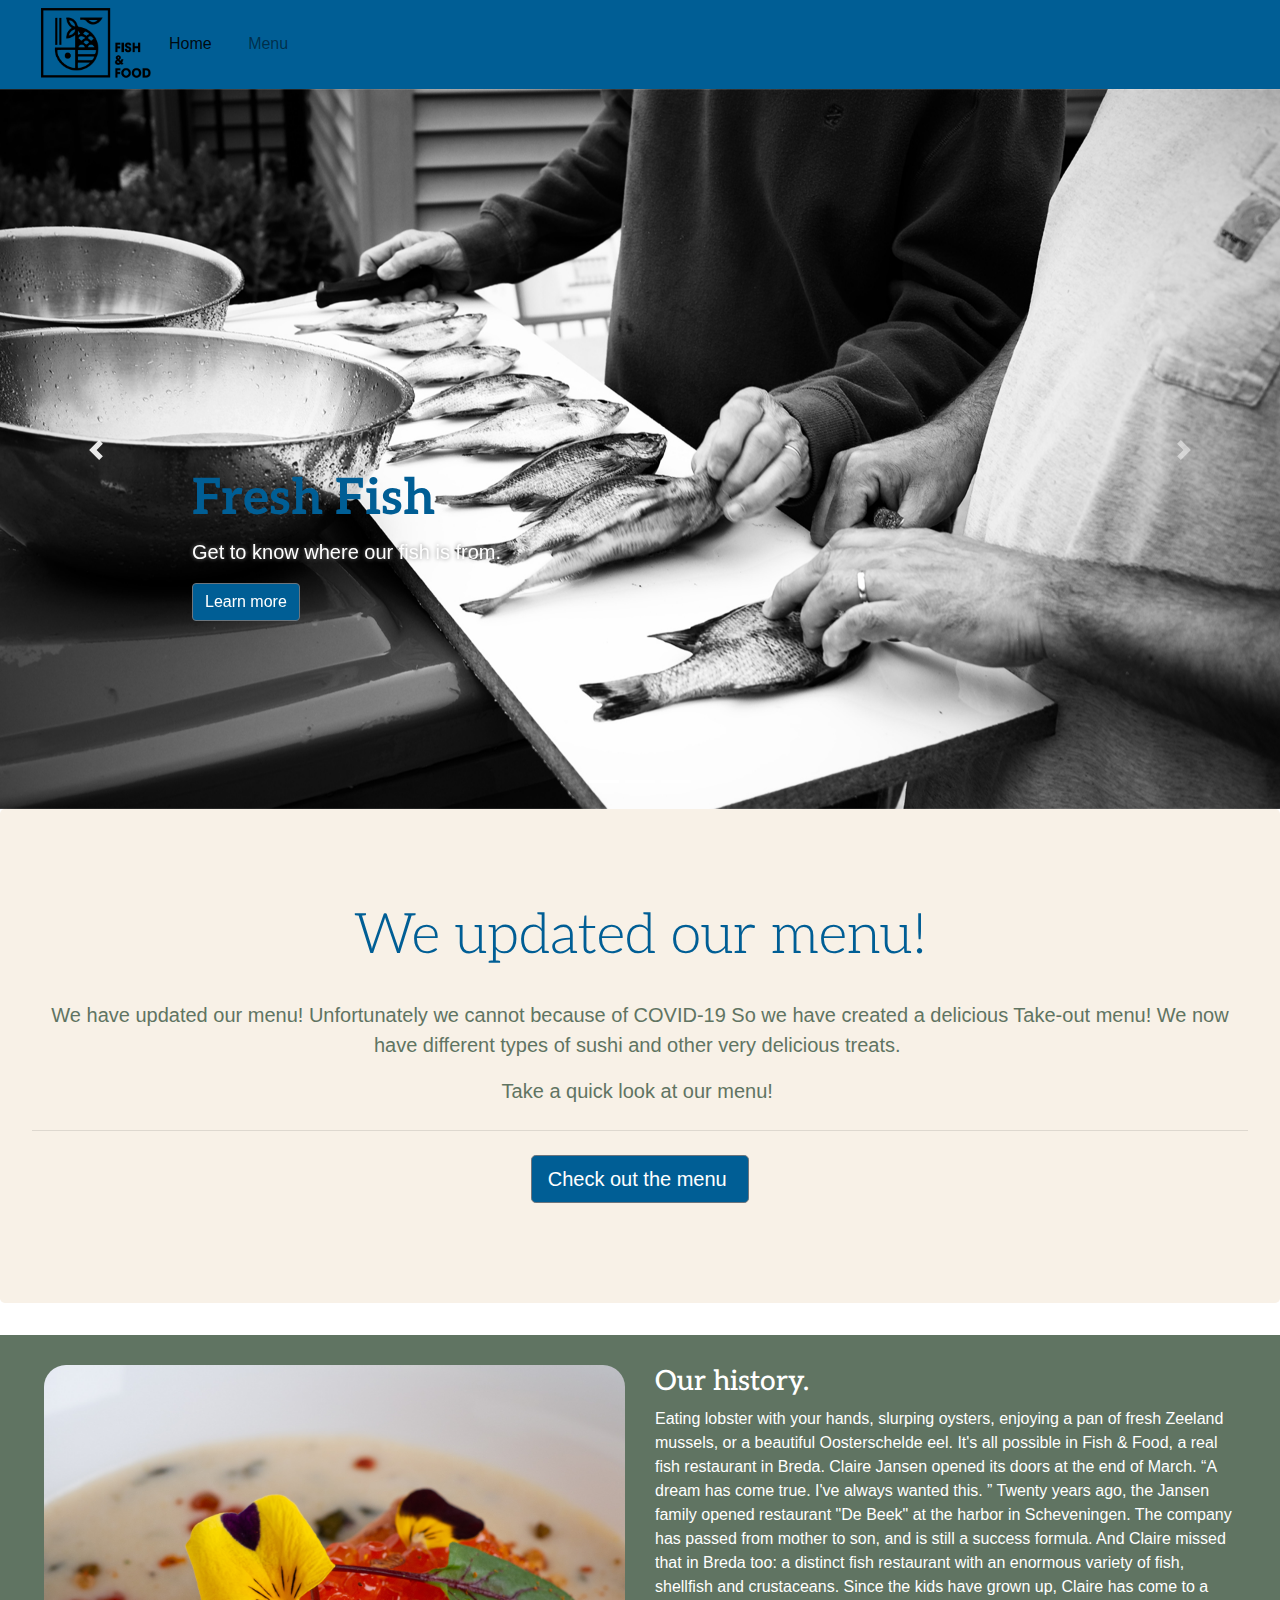
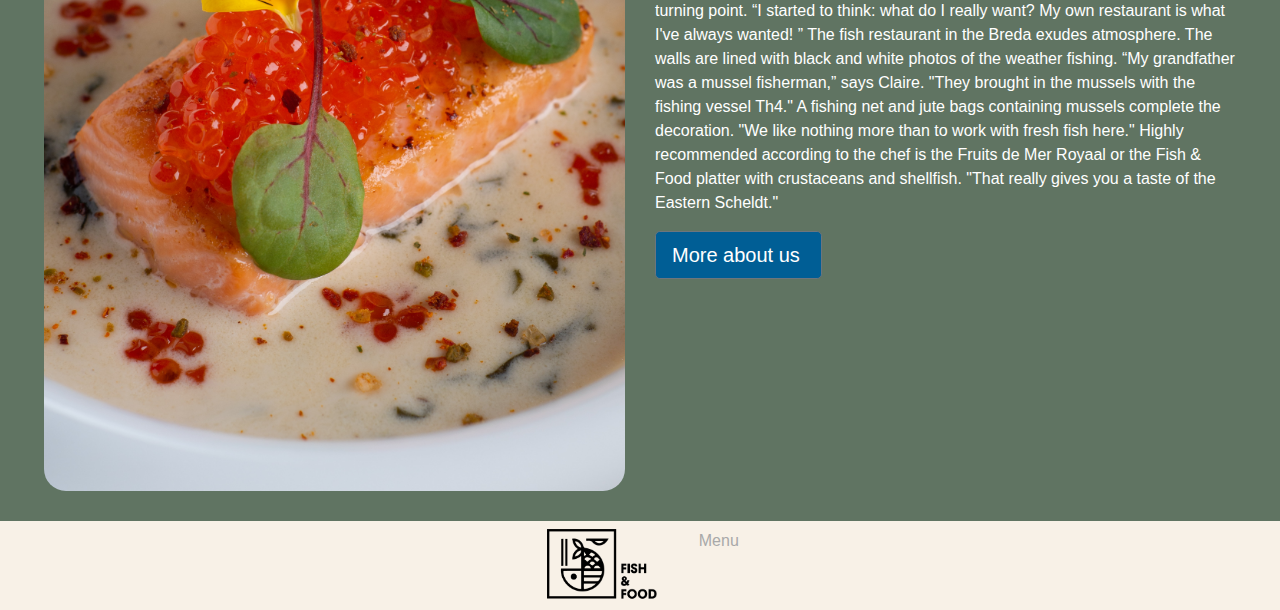
<file: index.html>
<!doctype html>
<html lang="en">
  <head>
    <!-- Required meta tags -->
    <meta charset="utf-8">
    <meta name="viewport" content="width=device-width, initial-scale=1, shrink-to-fit=no">

    <!-- Bootstrap CSS -->
    <link rel="stylesheet" href="css/bootstrap.min.css">

    <!-- Global site tag (gtag.js) - Google Analytics -->
    <script async src="https://www.googletagmanager.com/gtag/js?id=G-DM68YSNWHD"></script>
    <script>
    window.dataLayer = window.dataLayer || [];
    function gtag(){dataLayer.push(arguments);}
    gtag('js', new Date());

    gtag('config', 'G-DM68YSNWHD');
    </script>  
    
    <!-- customized CSS -->
    <link href="css/styles.css" rel="stylesheet" type="text/css">

    <!--Google / custom fonts-->
    <link href="https://fonts.googleapis.com/css2?family=Aleo&display=swap" rel="stylesheet"> 
   

    <title>Fish and Food</title>
  </head>
  <body>
     <!--Navigation bar-->
        <nav class="navbar navbar-expand-lg navbar-light">
      <div class="container-fluid">
		<a href="index.html">
        	<img src="images/Logo_Restaurant.png" alt="Logo Fish and Food" class="perfair-logo">
		  </a>
        <button class="navbar-toggler" type="button" data-toggle="collapse" data-target="#navbarNav" aria-controls="navbarNav" aria-expanded="false" aria-label="Toggle navigation">
          <span class="navbar-toggler-icon"></span>
        </button>
        <div class="collapse navbar-collapse" id="navbarNav">
          <ul class="navbar-nav">
            <li class="nav-item">
              <a class="nav-link active" aria-current="page" href="index.html">Home</a>
            </li>
            <li class="nav-item">
              <a class="nav-link" href="mission.html">&nbsp;</a>
            </li>
            <li class="nav-item">
              <a class="nav-link" href="shop.html">Menu&nbsp;</a>
            </li>
            <li class="nav-item">
              <a class="nav-link" href="contact.html" tabindex="-1" aria-disabled="true">&nbsp;</a>
            </li>
			<li>
				<a class="nav-link" href="justification.html">&nbsp;</a>
			
		  <a href="shoppingcart.html"> 
		  </a>
		  </li>
          </ul>
        </div>
      </div>
    </nav>

	<!--end navbar-->
	  
    <!--Slide show with vision goes here-->
	<div id="carouselExampleIndicators" class="carousel slide" data-ride="carousel">
  <ol class="carousel-indicators">
    <li data-target="#carouselExampleIndicators" data-slide-to="0" class="active"></li>
    <li data-target="#carouselExampleIndicators" data-slide-to="1"></li>
    <li data-target="#carouselExampleIndicators" data-slide-to="2"></li>
  </ol>
  <div class="carousel-inner">
    <div class="carousel-item active">
      <img src="images/sander-breneman-Wp35WRRXIXk-unsplash copy.jpg" class="d-block w-100 h-75" alt="Man with fishes">
      <div class="carousel-caption d-none d-md-block slidertext">
        <h5 class="carouseltitle">Fresh Fish</h5>
        <p class="captionstyle">Get to know where our fish is from.</p>
        <a class="btn btn-secondary" >Learn more</a>
      </div>
    </div>
    <div class="carousel-item">
      <img src="images/vinit-vispute-VS2X2YS95HE-unsplash copy.jpg" class="d-block w-100 h-75" alt="Fishes">
      <div class="carousel-caption d-none d-md-block slidertext">
        <h5 class="carouseltitle">Our menu</h5>
        <p class="captionstyle">The best fish available at home.</p>
        <a class="btn btn-secondary" href="shop.html">Get it here</a>
      </div>
    </div>
    
    </div>
  </div>
  <a class="carousel-control-prev" href="#carouselExampleIndicators" role="button" data-slide="prev">
    <span class="carousel-control-prev-icon" aria-hidden="true"></span>
    <span class="sr-only">Previous</span>
  </a>
  <a class="carousel-control-next" href="#carouselExampleIndicators" role="button" data-slide="next">
    <span class="carousel-control-next-icon" aria-hidden="true"></span>
    <span class="sr-only">Next</span>
  </a>


<!--Jumbotron-->

<div class="jumbotron">
  <h1 class="display-4">We updated our menu!</h1>
  <p class="lead"> We have updated our menu! Unfortunately we cannot because of COVID-19 So we have created a delicious Take-out menu! We now have different types of sushi and other very delicious treats.&nbsp;</p>
  <p class="lead">Take a quick look at our menu!&nbsp;</p>
<hr class="my-4">
  <p class="lead">
    <a class="btn btn-secondary btn-lg" href="shop.html" role="button">Check out the menu&nbsp;</a>
  </p>
</div>
	  
    


  <!--News goes here-->

    <div class="container-fluid">
      <div class="row news-row">
        <div class="col-sm-12 col-md-12 col-lg-6 col-xl-6">
          <img class="img-fluid image-news" src= "images/madmax-chef-zl_j1Azc77I-unsplash.jpg" alt="salmon">
        </div>
        <div class="col-sm-12 col-md-12 col-lg-6 col-xl-6">
			    <h3>Our history.&nbsp;</h3>
          	<p>Eating lobster with your hands, slurping oysters, enjoying a pan of fresh Zeeland mussels, or a beautiful Oosterschelde eel. It's all possible in Fish &amp; Food, a real fish restaurant in Breda. Claire Jansen opened its doors at the end of March. “A dream has come true. I've always wanted this. ” Twenty years ago, the Jansen family opened restaurant "De Beek" at the harbor in Scheveningen. The company has passed from mother to son, and is still a success formula. And Claire missed that in Breda too: a distinct fish restaurant with an enormous variety of fish, shellfish and crustaceans. Since the kids have grown up, Claire has come to a turning point. “I started to think: what do I really want? My own restaurant is what I've always wanted! ” The fish restaurant in the Breda exudes atmosphere. The walls are lined with black and white photos of the weather fishing. “My grandfather was a mussel fisherman,” says Claire. "They brought in the mussels with the fishing vessel Th4." A fishing net and jute bags containing mussels complete the decoration. "We like nothing more than to work with fresh fish here." Highly recommended according to the chef is the Fruits de Mer Royaal or the Fish &amp; Food platter with crustaceans and shellfish. "That really gives you a taste of the Eastern Scheldt."&nbsp;</p>
            <a class="btn btn-secondary btn-lg" role="button">More about us&nbsp;</a>
        </div>
      </div>
	 </div>
   
    <!--Footer starts-->

	<nav class="footer">
		<div class="container-fluid">
			<ul class="nav justify-content-center">
  				<li class="nav-item">
    				<a class="nav-link active" href="index.html">
						<img src="images/Logo_Restaurant.png" alt="logo fish & Food" class="perfair-logo">
					</a>
  				</li>
  				
  				
  				<li class="nav-item">
    				<a class="nav-link" href="shop.html">Menu&nbsp;</a>
  				</li>
				<li class="nav-item">
    				
				</li>
  				<li class="nav-item">
    				
					
  				</li>
				<li class="nav-item">

					
  				</li>
			</ul>
		</div>
	</nav>
	  
	<!--Footer ends-->

    <!-- Optional JavaScript -->
    <!-- jQuery first, Popper is included in the Bootstrap JS, then Bootstrap JS -->
    <script src="js/jquery-3.6.0.slim.min.js"></script>
    <script src="js/bootstrap.bundle.min.js"></script>
 </body>
</html>
</file>
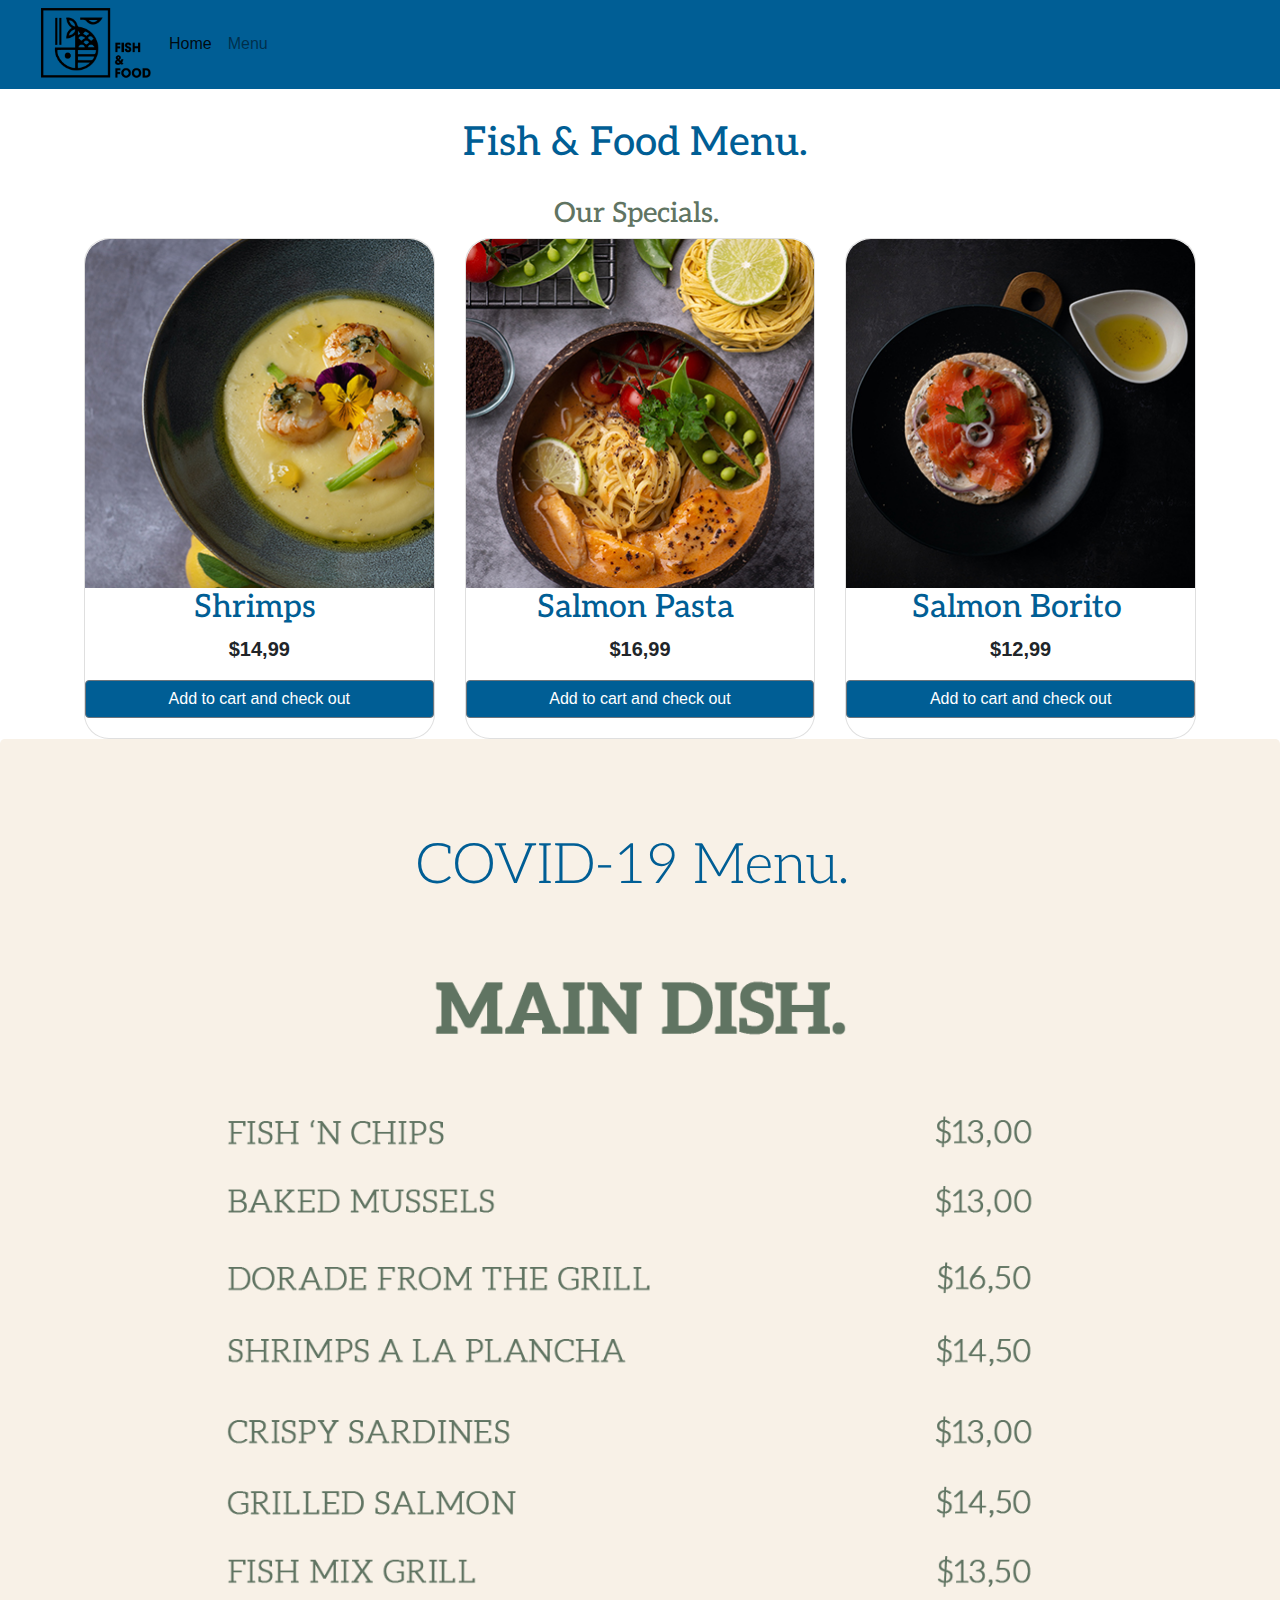
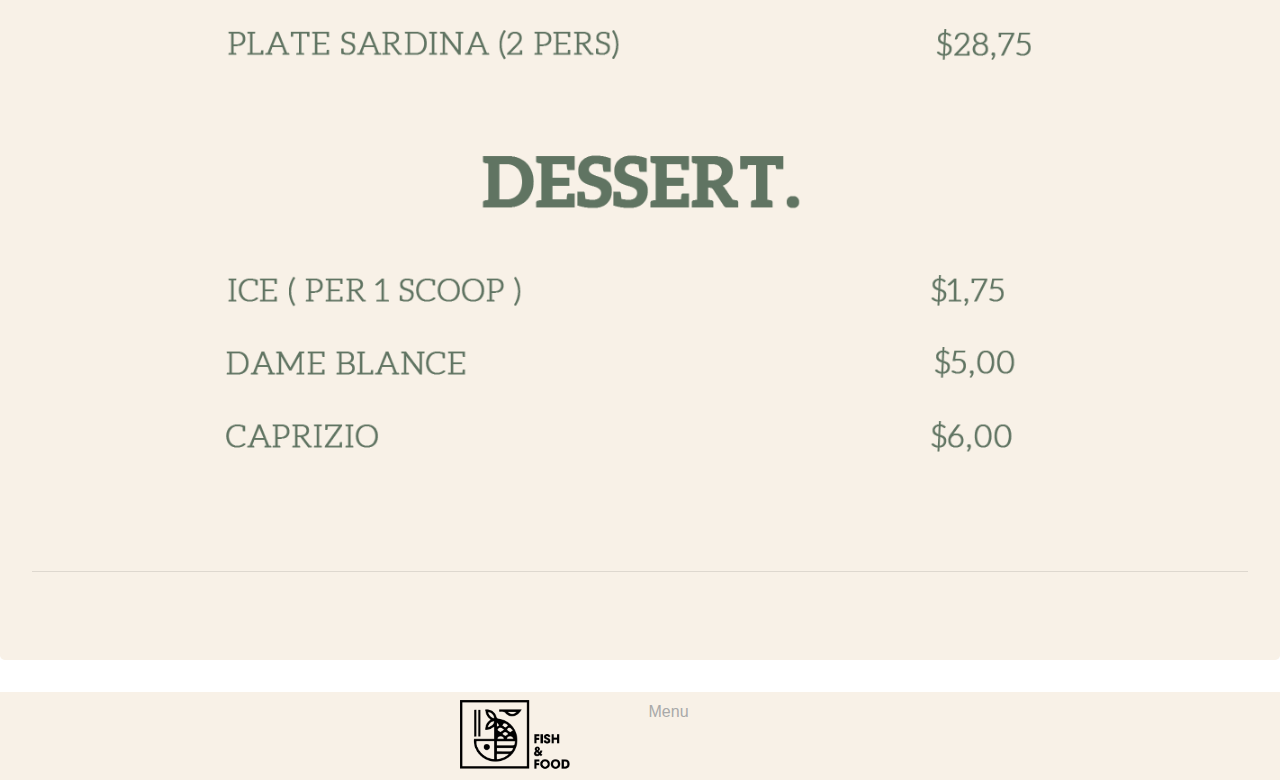
<file: shop.html>
<!doctype html>
<html lang="en">
  <head>
    <!-- Required meta tags -->
    <meta charset="utf-8">
    <meta name="viewport" content="width=device-width, initial-scale=1, shrink-to-fit=no">

     <!-- Bootstrap CSS -->
     <link rel="stylesheet" href="css/bootstrap.min.css">

    <!-- Global site tag (gtag.js) - Google Analytics -->
    <script async src="https://www.googletagmanager.com/gtag/js?id=G-DM68YSNWHD"></script>
    <script>
    window.dataLayer = window.dataLayer || [];
    function gtag(){dataLayer.push(arguments);}
    gtag('js', new Date());

    gtag('config', 'G-DM68YSNWHD');
    </script>  

    <!-- customized CSS -->
    <link href="css/styles.css" rel="stylesheet" type="text/css">

     <!--Google fonts-->
     <link href="https://fonts.googleapis.com/css2?family=Aleo&display=swap" rel="stylesheet"> 

    <title>Food and Fish</title>
  </head>
  
  <body>

    <!--Navigation bar-->
    
 <nav class="navbar navbar-expand-lg navbar-light">
  <div class="container-fluid">
	<a href="index.html">
    	<img src="images/Logo_Restaurant.png" alt="pogo perfair" class="perfair-logo">
	</a>
    <button class="navbar-toggler" type="button" data-toggle="collapse" data-target="#navbarNav" aria-controls="navbarNav" aria-expanded="false" aria-label="Toggle navigation">
      <span class="navbar-toggler-icon"></span>
    </button>
    <div class="collapse navbar-collapse" id="navbarNav">
      <ul class="navbar-nav">
        <li class="nav-item">
          <a class="nav-link active" aria-current="page" href="index.html">Home</a>
        </li>
        <li class="nav-item">
          <a class="nav-link" href="mission.html">Menu</a>
        </li>
        <li class="nav-item">
          <a class="nav-link" href="shop.html">&nbsp;</a>
        </li>
        <li class="nav-item"> <a class="nav-link" href="contact.html" tabindex="-1" aria-disabled="true">&nbsp;</a></li>
        <li>&nbsp;</li>
      </ul>
    </div>
  </div>
</nav>

<!--Shop info-->
<div class="shopcontainer">
  <h1>Fish &amp; Food Menu.&nbsp;</h1>
  <h3>Our Specials.&nbsp;</h3>
</div>

<!--Shop columns starts here-->

<div class="container">
  <div class="row">
    <div class="col-sm-12 col-md-6 col-lg-4 col-xl-4">
      <div class="card">
        <img class="roundborder" src="images/Food1.jpg" alt="Shrimps" style="width:100%">
        <h2>Shrimps&nbsp;</h2>
        <p class="price">$14,99</p>
        <a class="btn btn-secondary" >Add to cart and check out</a>
      </div>
    </div>
    <div class="col-sm-12 col-md-6 col-lg-4 col-xl-4">
      <div class="card">
        <img class="roundborder" src="images/Food2.jpg" alt="Salmon Pasta" style="width:100%">
        <h2>Salmon Pasta&nbsp;</h2>
        <p class="price">$16,99</p>
        <a class="btn btn-secondary" >Add to cart and check out</a>
      </div>
    </div>
    <div class="col-sm-12 col-md-6 col-lg-4 col-xl-4">
      <div class="card">
        <img class="roundborder" src="images/Food3.jpg" alt="Salmont" style="width:100%">
        <h2>Salmon Borito&nbsp;</h2>
        <p class="price">$12,99</p>
        <a class="btn btn-secondary" >Add to cart and check out</a>
      </div>
    </div>
  </div>
</div>

<!--Shop ends here-->

<!--Jumbotron-->

<div class="jumbotron">
  <h1 class="display-4">COVID-19 Menu.&nbsp;</h1>
  <img src="images/Menu.png" class="size-menu" alt="Menu">
  <hr class="my-4">
 
</div>

<!--Jumbotron ends here-->

<!--Footer starts here-->
	  
	<nav class="footer">
  		<div class="container-fluid">
    		<ul class="nav justify-content-center">
        		<li class="nav-item">
          			<a class="nav-link active" href="index.html">
          				<img src="images/Logo_Restaurant.png" alt="logo perfair" class="perfair-logo">
        			</a>
        		</li>
        		<li class="nav-item">
        			<a class="nav-link" href="mission.html">&nbsp;</a>
        		</li>
        		<li class="nav-item">
          			<a class="nav-link" href="shop.html">Menu&nbsp;</a>
        		</li>
      			<li class="nav-item">
          			<a class="nav-link" href="contact.html">&nbsp;</a>
        		</li>
				<li>
					<a class="nav-link" href="justification.html">&nbsp;</a>
				</li>
        		<li class="nav-item">
    				<a class="nav-link" href="https://www.instagram.com/weareperfair/" target="_blank">
					</a>
  				</li>
				<li class="nav-item">
					<a class="nav-link disabled" href="#">
					</a>
				</li>
    		</ul>
  		</div>
	</nav>

    <!-- Optional JavaScript -->
    <!-- jQuery first, Popper is included in the Bootstrap JS, then Bootstrap JS -->
    <script src="js/jquery-3.6.0.slim.min.js"></script>
    <script src="js/bootstrap.bundle.min.js"></script>
  </body>
</html>
</file>
<file: css/styles.css>
body {
	margin: 0;
	padding: 0;
	background-color: #FFFFFF;
}

.perfair-logo {
    margin-left: 10px;
    margin-right: 10px;
    width: 110px;
    }

.navbar {
	background-color: #005E95;
}

.size-menu{
	width: 80%;
	
}

h1 {
  color: #005E95;
  font-family: 'Aleo', serif;
  text-align: center;
  margin: 30px;
} 

h2 {
  font-family: 'Aleo', serif;
  color: #005E95;	
} 
h3 {
  font-family: 'Aleo', serif;		
}
h4, 
h5 {
  font-family: 'Aleo', serif;
  font-weight: bold;	
  color: #005E95;
}

.captionstyle{
  color: #FFFFFF;
  text-shadow: 0px 0px 4px grey;
}

.slidertext {
	color: #607462;
	text-align: left;
	font-size: 20px;
	margin-bottom: 10%;
}

.carouseltitle {
	font-size: 50px;
}

h6 {
   	color: rgbrace(96,116,98,1.00);
}

.btn {
  background-color: #005E95;
  margin-bottom: 20px;
  text-align: center;
  color: #FFFFFF;
}

.ct-featureBox h4 {
  padding: 10px 0 5px;
  color: #607462;
  font-size: 2.2rem;
  font-weight: 600;
}
.ct-featureBox p {
  margin-bottom: 0;
}
.main-content {
  padding: 40px 0;
  background-image: url("https://www.solodev.com/assets/bg-02.jpg");
  background-color: transparent;
  background-size: cover;
  background-repeat: no-repeat;
  background-attachment: fixed;
  overflow: hidden;
  min-height: 600px;
}
.main-content h2,
.main-content h3 {
  color: rbrace(166,60,14,1.00);
  font-size: 2rem;
  text-align: center;
	
}
.main-content h2 {
  text-transform: uppercase;
  margin-bottom: 0;
}
.main-content h3 {
  font-weight: 300;
  padding-bottom: 20px;
  margin-top: 0;
}
.main-content h3,
.fa {
  font-size: 1.5rem;
}
.main-content h4 {
	font-size: 120%;
	padding-top: 10px;
 	padding-bottom: 10px;
 	margin-top: 0;
}

.ct-featureBox {
	width: 100%;
 	background: #FFFFFF;
	border-radius: 25px;
 	margin-bottom: 0px;
	margin-top: 15px;
	min-height: 250px;
 	display: table;
	 text-align: center;
 	color: inherit;
}
.ct-featureBox .inner {
  display: table-cell;
  width: 100%;
  vertical-align: middle;
}
.ct-featureBox .image {
  text-align: center;
}
.ct-featureBox .image img {
  display: block;
	width: 100%;
}
.footer {
	background-color: #F8F1E7;
}
.nav-link {
	color: darkgray
}

.news-row {
	background-color: #607462;
	color: #FFFFFF;
	padding: 30px;
}
.col-sm {
  margin-top: 30px;
  margin-bottom: 20px;
  margin-left: 10px;
  margin-right: 10px;
}
.border-google-maps {
	border: solid
	#607462;
	margin-top: 20px;
	margin-bottom: 20px;
	width: 28rem;
}
.list {
	width: 460px;
	margin-top: 20px;
	border-top-left-radius: 22px;
	border-top-right-radius: 22px;
	border-bottom-left-radius: 22px;
	border-bottom-right-radius: 22px;
}
.content-list {
	background-color: #607462;
	color: white;
	text-align-last: center;
}

.card {
  background-color:#FFFFFF;
  text-align: center;
  border-radius: 25px;
}

.price {
  font-size: 20px;
  font-weight: bold;
}

.roundborder{
  border-top-left-radius: 25px;
  border-top-right-radius: 25px;
}

.maps-picture {
	border-top-left-radius: 22px;
	border-top-right-radius: 22px;
}

.prototype-image{
	width: 20%;
	width: 100%;
} 

.image-news {
	border-radius: 22px;
}

.row {
  display: -ms-flexbox; /* IE10 */
  display: flex;
  -ms-flex-wrap: wrap; /* IE10 */
  flex-wrap: wrap;
  margin: 0 -16px;
}

.col-25 {
  -ms-flex: 25%; /* IE10 */
  flex: 25%;
}

.col-50 {
  -ms-flex: 50%; /* IE10 */
  flex: 50%;
}

.col-75 {
  -ms-flex: 75%; /* IE10 */
  flex: 75%;
}

.col-25,
.col-50,
.col-75 {
  padding: 0 16px;
}

input[type=text] {
  width: 100%;
  margin-bottom: 20px;
  padding: 12px;
  border: 1px solid #ccc;
  border-radius: 3px;
}

label {
  margin-bottom: 10px;
  display: block;
}

.icon-container {
  margin-bottom: 20px;
  padding: 7px 0;
  font-size: 24px;
}

span.price {
  float: right;
  color: grey;
}

@media (max-width: 800px) {
  .row {
    flex-direction: column-reverse;
  }
  .col-25 {
    margin-bottom: 20px;
  }
}

.shoppingcart {
	height: 40px;
}

.checkout {
  margin-top: 30px;
  padding-left: 40px;
  padding-right: 40px;
  color: #607462;
}

.checkout2 {
  margin-top: 30px;
  padding-right: 40px;
  padding-left: 40px;
}

.jumbotron {
  text-align: center;
  background-color: #F8F1E7;
  color: #607462;
}

.shopcontainer {
  text-align: center;
  color: #607462;
}

.missionrow {
  margin-top: 30px;
}

.spacemargin {
	margin-top: 5%;
}
</file>
